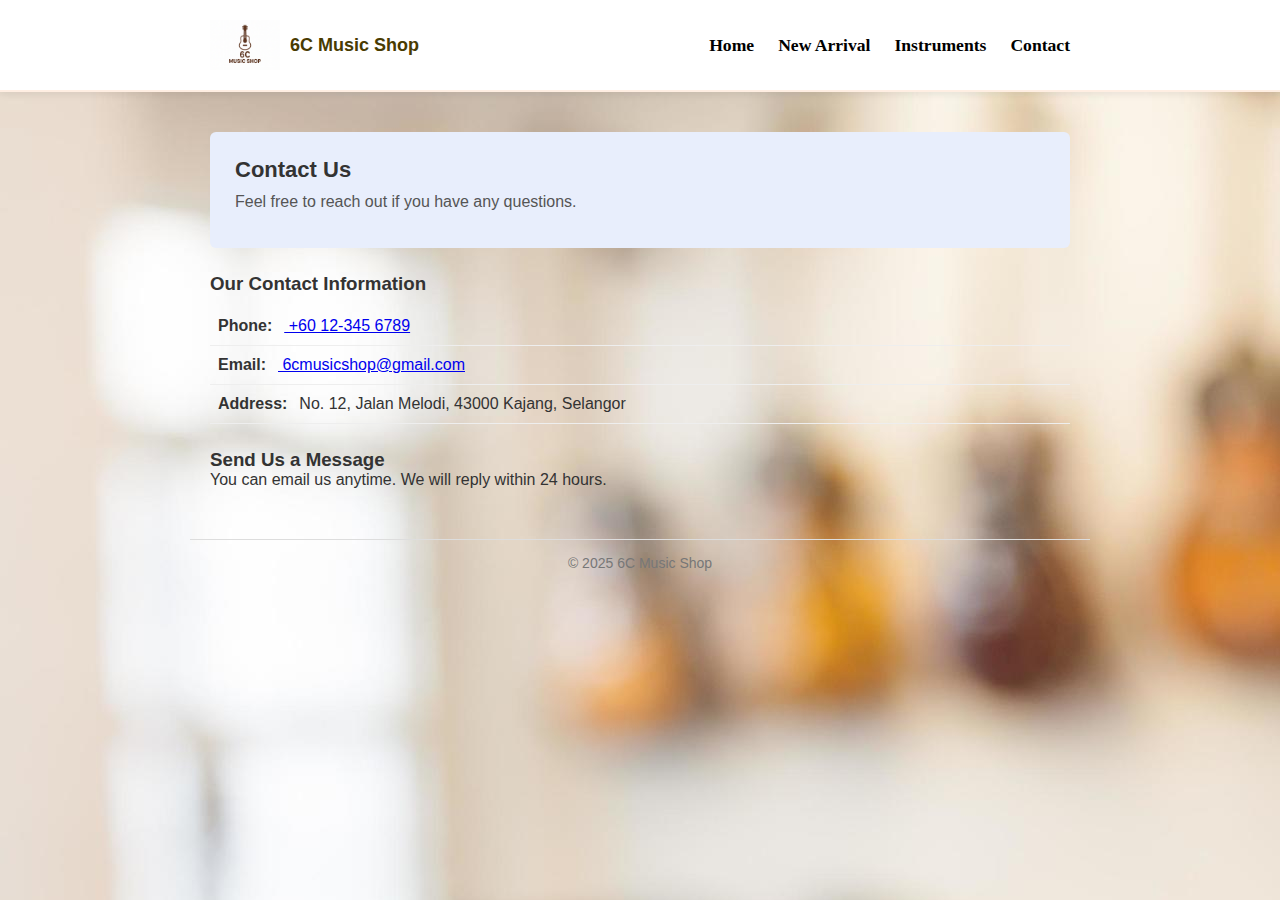
<file: Contact us.html>
<!DOCTYPE html>
<html lang="en">
<head>
    <meta charset="UTF-8">
    <meta name="viewport" content="width=device-width, initial-scale=1.0">
    <title>Contact Us - 6C Music Shop</title>
    <link rel="stylesheet" href="styles.css">
</head>

<body>

    <!-- Header -->
    <header class="site-header">
        <div class="container header-container">
            <div class="logo-section">
                <img src="logo.png" alt="6C Music Shop Logo" class="header-logo">
                <h1 class="logo">6C Music Shop</h1>
            </div>
            <nav class="site-nav">
                <ul>
                    <li><a href="index.html">Home</a></li>
                    <li><a href="NewArrival.html">New Arrival</a></li>
                    <li><a href="Instrument.html">Instruments</a></li>
                    <li><a href="Contact us.html">Contact</a></li>
                </ul>
            </nav>
        </div>
    </header>

    <!-- Main -->
    <main class="container">

        <section class="hero">
            <h2>Contact Us</h2>
            <p>Feel free to reach out if you have any questions.</p>
        </section>

        <section class="list">
            <h3>Our Contact Information</h3>
            <ul class="instrument-list">
                <li><strong>Phone:</strong><a href="tel:+60123456789">&nbsp;+60 12-345 6789</a></li>
                <li><strong>Email:</strong> <a href="mailto:6cmusicshop@gmail.com">&nbsp;6cmusicshop@gmail.com</a></li>
                <li><strong>Address:</strong> No. 12, Jalan Melodi, 43000 Kajang, Selangor</li>
            </ul>
        </section>

        <section class="list">
            <h3>Send Us a Message</h3>
            <p>You can email us anytime. We will reply within 24 hours.</p>
        </section>

    </main>

    <!-- Footer -->
    <footer class="site-footer container">
        <p>&copy; 2025 6C Music Shop</p>
    </footer>

</body>
</html>
</file>
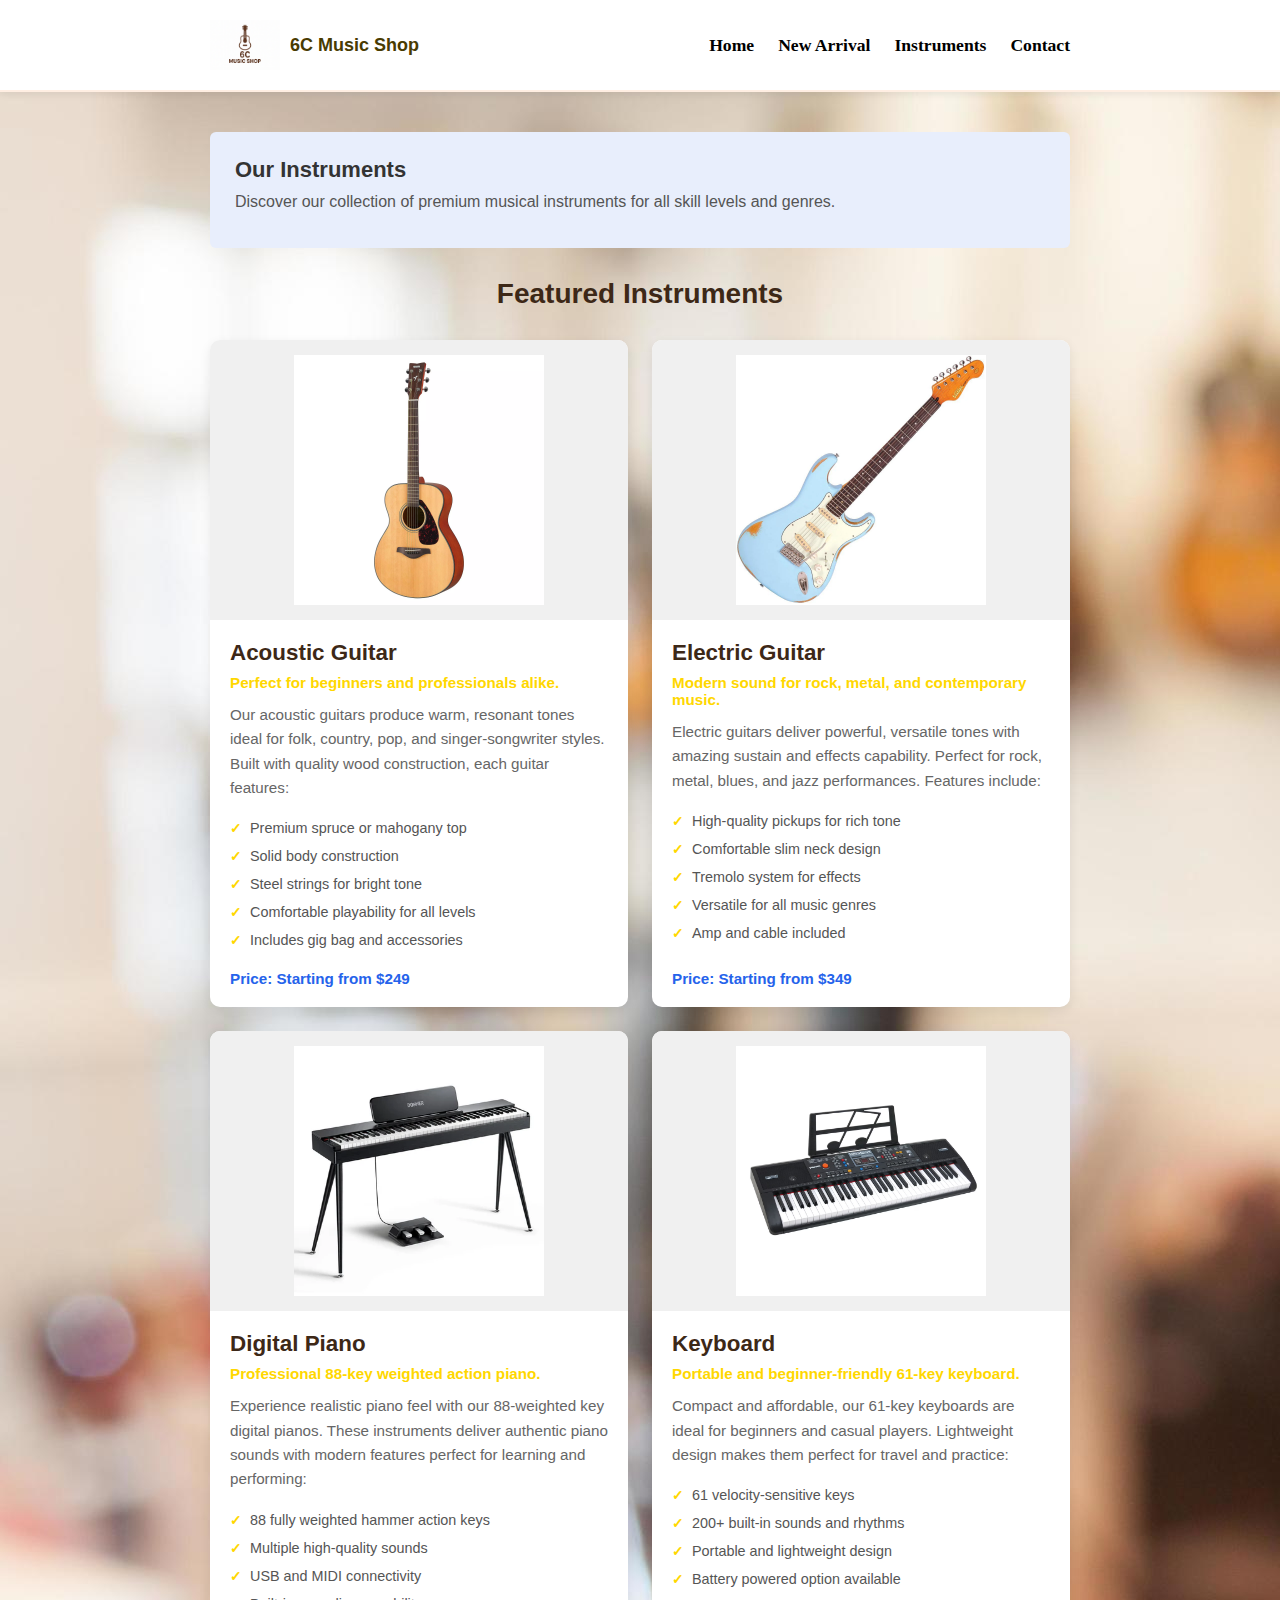
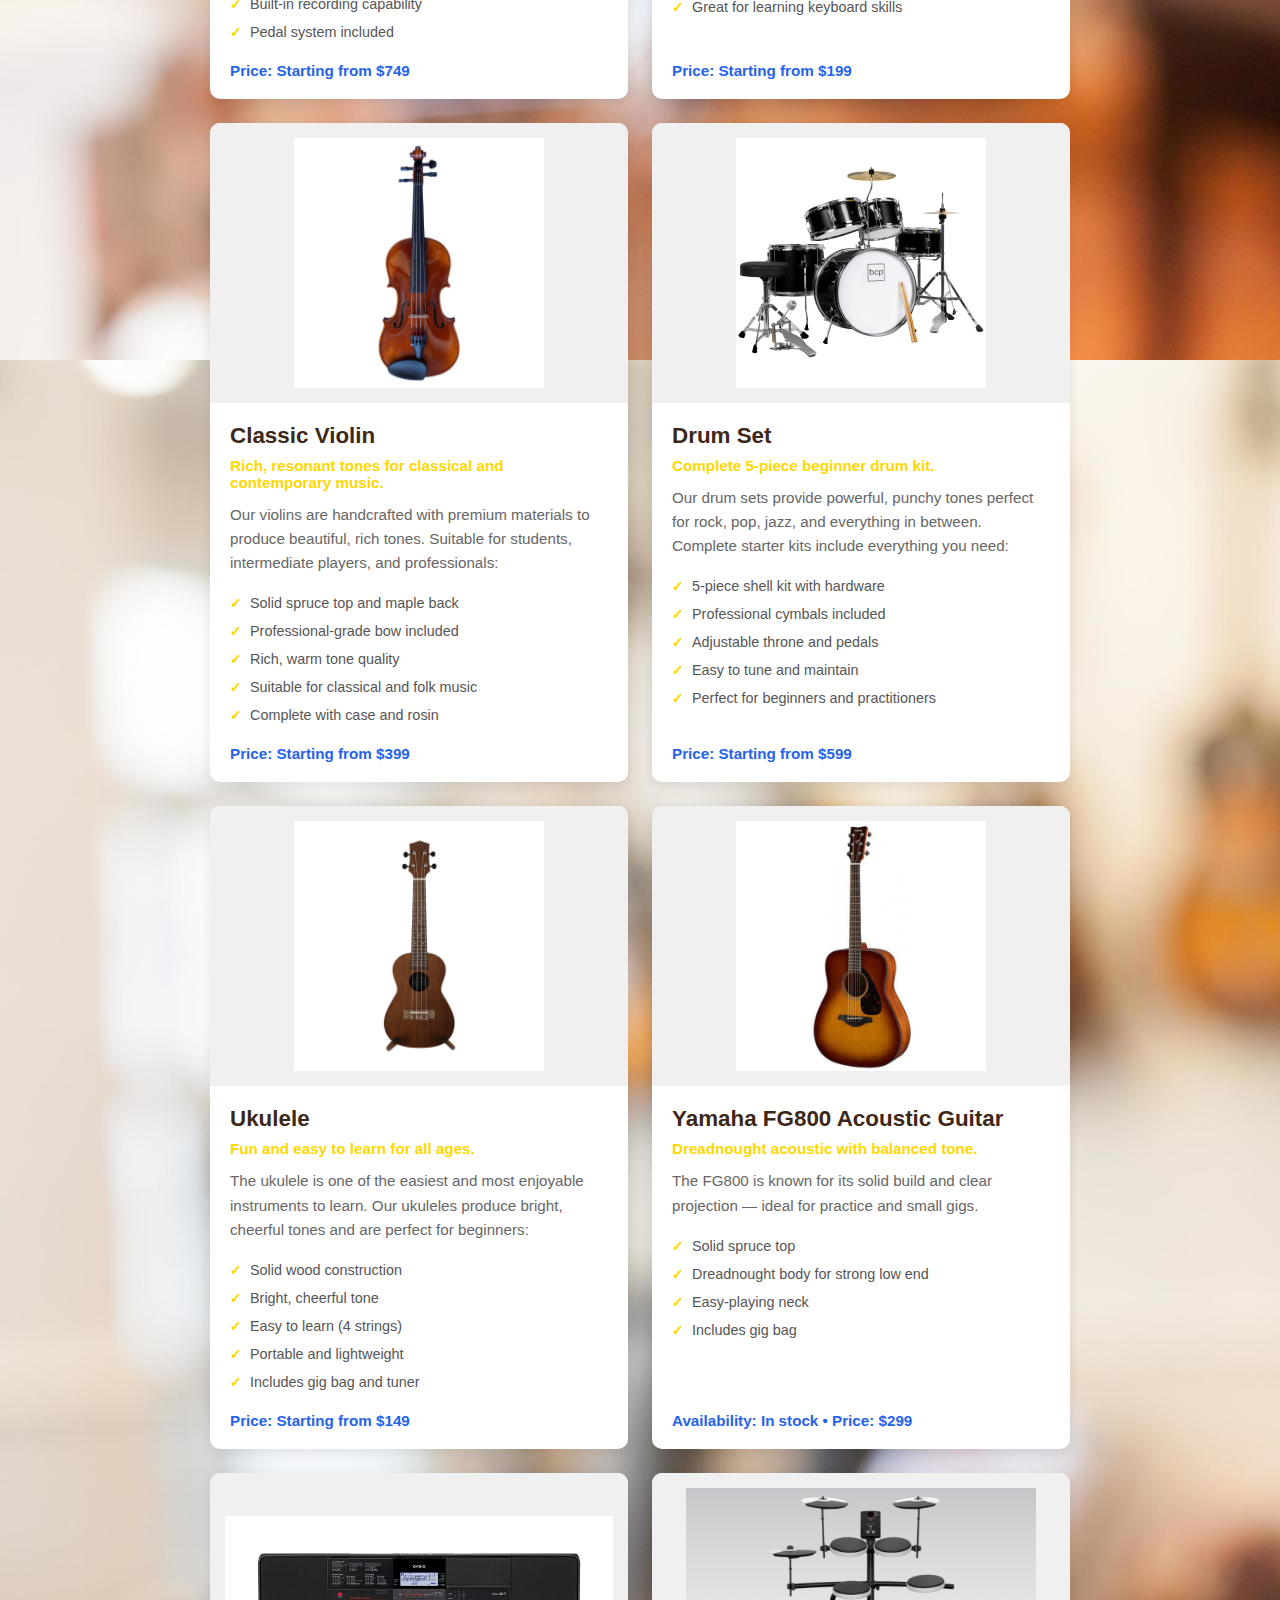
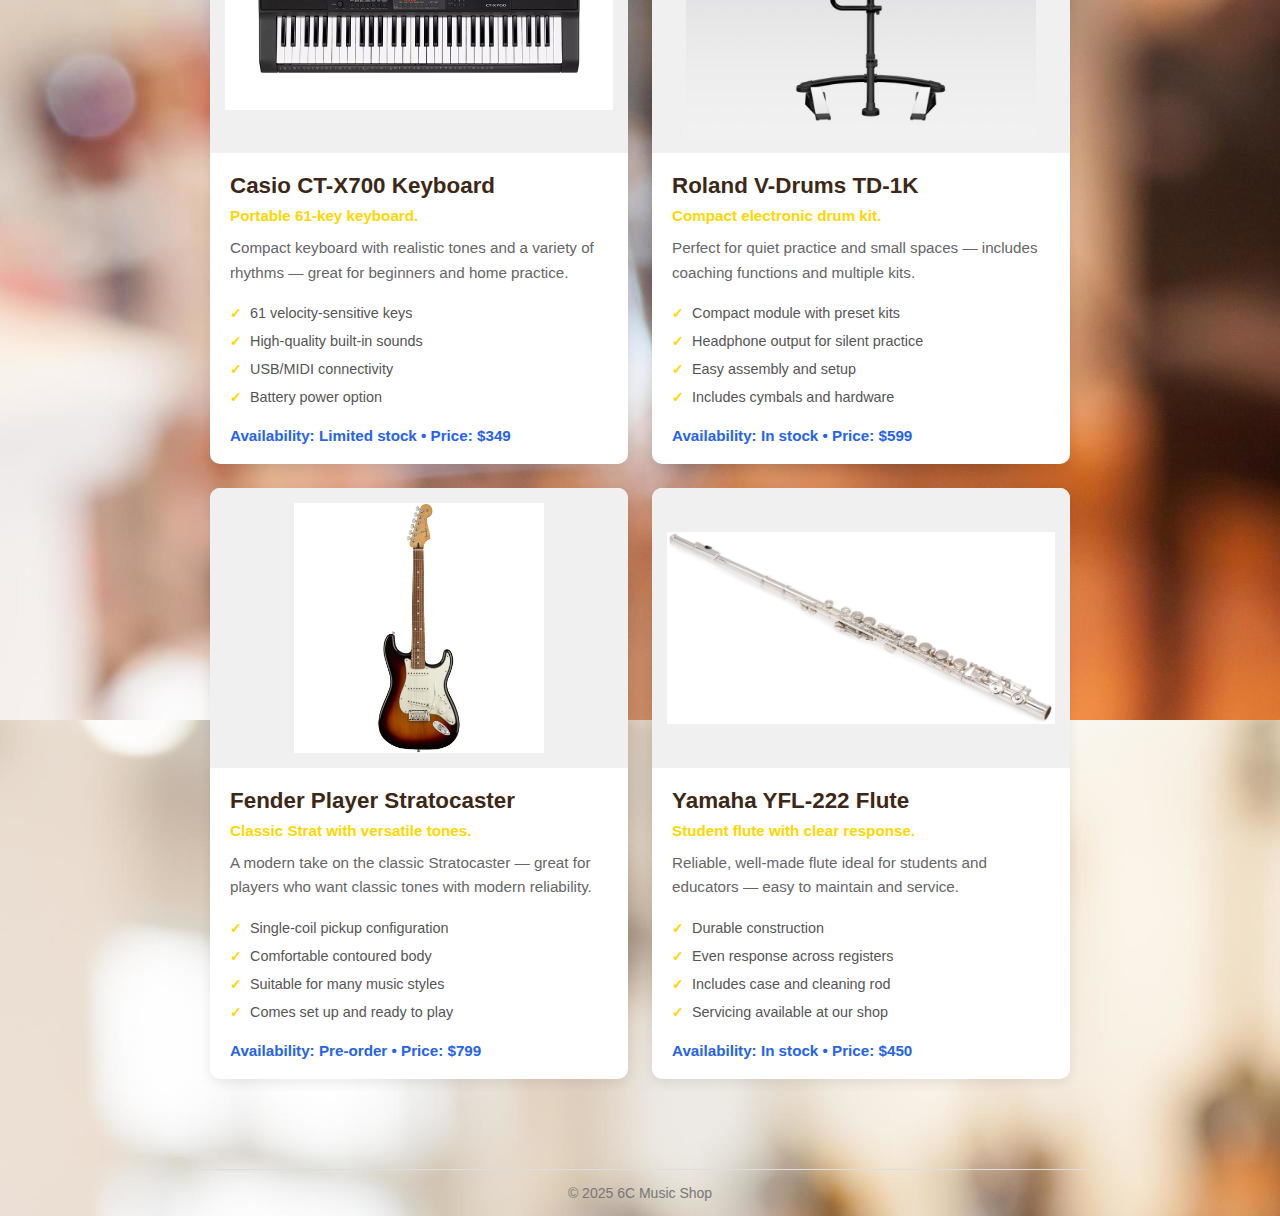
<file: Instrument.html>
<!DOCTYPE html>
<html lang="en">
<head>
    <meta charset="UTF-8">
    <meta name="viewport" content="width=device-width, initial-scale=1.0">
    <title>Instruments - 6C Music Shop</title>
    <link rel="stylesheet" href="styles.css">
</head>

<body>

    <!-- Header -->
    <header class="site-header">
        <div class="container header-container">
            <div class="logo-section">
                <img src="logo.png" alt="6C Music Shop Logo" class="header-logo">
                <h1 class="logo">6C Music Shop</h1>
            </div>
            <nav class="site-nav">
                <ul>
                    <li><a href="index.html">Home</a></li>
                    <li><a href="NewArrival.html">New Arrival</a></li>
                    <li><a href="Instrument.html">Instruments</a></li>
                    <li><a href="Contact us.html">Contact</a></li>
                </ul>
            </nav>
        </div>
    </header>

    <!-- Main -->
    <main class="container">

        <section class="hero">
            <h2>Our Instruments</h2>
            <p>Discover our collection of premium musical instruments for all skill levels and genres.</p>
        </section>

        <section class="instruments-section">
            <h3>Featured Instruments</h3>
            
            <div class="instrument-grid">
                <!-- Acoustic Guitar -->
                <article class="instrument-card">
                    <div class="instrument-image">
                        <img src="Acoustic Guitar.webp" alt="Acoustic Guitar">
                    </div>
                    <div class="instrument-content">
                        <h4>Acoustic Guitar</h4>
                        <p class="instrument-intro">Perfect for beginners and professionals alike.</p>
                        <p class="instrument-description">
                            Our acoustic guitars produce warm, resonant tones ideal for folk, country, pop, and singer-songwriter styles. 
                            Built with quality wood construction, each guitar features:
                        </p>
                        <ul class="instrument-features">
                            <li>Premium spruce or mahogany top</li>
                            <li>Solid body construction</li>
                            <li>Steel strings for bright tone</li>
                            <li>Comfortable playability for all levels</li>
                            <li>Includes gig bag and accessories</li>
                        </ul>
                        <p class="instrument-note"><strong>Price:</strong> Starting from $249</p>
                    </div>
                </article>

                <!-- Electric Guitar -->
                <article class="instrument-card">
                    <div class="instrument-image">
                        <img src="Electric Guitar.webp" alt="Electric Guitar">
                    </div>
                    <div class="instrument-content">
                        <h4>Electric Guitar</h4>
                        <p class="instrument-intro">Modern sound for rock, metal, and contemporary music.</p>
                        <p class="instrument-description">
                            Electric guitars deliver powerful, versatile tones with amazing sustain and effects capability. 
                            Perfect for rock, metal, blues, and jazz performances. Features include:
                        </p>
                        <ul class="instrument-features">
                            <li>High-quality pickups for rich tone</li>
                            <li>Comfortable slim neck design</li>
                            <li>Tremolo system for effects</li>
                            <li>Versatile for all music genres</li>
                            <li>Amp and cable included</li>
                        </ul>
                        <p class="instrument-note"><strong>Price:</strong> Starting from $349</p>
                    </div>
                </article>

                <!-- Digital Piano -->
                <article class="instrument-card">
                    <div class="instrument-image">
                        <img src="Digital Piano.webp" alt="Digital Piano">
                    </div>
                    <div class="instrument-content">
                        <h4>Digital Piano</h4>
                        <p class="instrument-intro">Professional 88-key weighted action piano.</p>
                        <p class="instrument-description">
                            Experience realistic piano feel with our 88-weighted key digital pianos. These instruments deliver authentic 
                            piano sounds with modern features perfect for learning and performing:
                        </p>
                        <ul class="instrument-features">
                            <li>88 fully weighted hammer action keys</li>
                            <li>Multiple high-quality sounds</li>
                            <li>USB and MIDI connectivity</li>
                            <li>Built-in recording capability</li>
                            <li>Pedal system included</li>
                        </ul>
                        <p class="instrument-note"><strong>Price:</strong> Starting from $749</p>
                    </div>
                </article>

                <!-- Keyboard -->
                <article class="instrument-card">
                    <div class="instrument-image">
                        <img src="Portable and beginner-friendly 61-key keyboard.avif" alt="Keyboard">
                    </div>
                    <div class="instrument-content">
                        <h4>Keyboard</h4>
                        <p class="instrument-intro">Portable and beginner-friendly 61-key keyboard.</p>
                        <p class="instrument-description">
                            Compact and affordable, our 61-key keyboards are ideal for beginners and casual players. 
                            Lightweight design makes them perfect for travel and practice:
                        </p>
                        <ul class="instrument-features">
                            <li>61 velocity-sensitive keys</li>
                            <li>200+ built-in sounds and rhythms</li>
                            <li>Portable and lightweight design</li>
                            <li>Battery powered option available</li>
                            <li>Great for learning keyboard skills</li>
                        </ul>
                        <p class="instrument-note"><strong>Price:</strong> Starting from $199</p>
                    </div>
                </article>

                <!-- Violin -->
                <article class="instrument-card">
                    <div class="instrument-image">
                        <img src="Violin.webp" alt="Violin">
                    </div>
                    <div class="instrument-content">
                        <h4>Classic Violin</h4>
                        <p class="instrument-intro">Rich, resonant tones for classical and contemporary music.</p>
                        <p class="instrument-description">
                            Our violins are handcrafted with premium materials to produce beautiful, rich tones. 
                            Suitable for students, intermediate players, and professionals:
                        </p>
                        <ul class="instrument-features">
                            <li>Solid spruce top and maple back</li>
                            <li>Professional-grade bow included</li>
                            <li>Rich, warm tone quality</li>
                            <li>Suitable for classical and folk music</li>
                            <li>Complete with case and rosin</li>
                        </ul>
                        <p class="instrument-note"><strong>Price:</strong> Starting from $399</p>
                    </div>
                </article>

                <!-- Drum Set -->
                <article class="instrument-card">
                    <div class="instrument-image">
                        <img src="Drum Set.jpg" alt="Drum Set">
                    </div>
                    <div class="instrument-content">
                        <h4>Drum Set</h4>
                        <p class="instrument-intro">Complete 5-piece beginner drum kit.</p>
                        <p class="instrument-description">
                            Our drum sets provide powerful, punchy tones perfect for rock, pop, jazz, and everything in between. 
                            Complete starter kits include everything you need:
                        </p>
                        <ul class="instrument-features">
                            <li>5-piece shell kit with hardware</li>
                            <li>Professional cymbals included</li>
                            <li>Adjustable throne and pedals</li>
                            <li>Easy to tune and maintain</li>
                            <li>Perfect for beginners and practitioners</li>
                        </ul>
                        <p class="instrument-note"><strong>Price:</strong> Starting from $599</p>
                    </div>
                </article>

                <!-- Ukulele -->
                <article class="instrument-card">
                    <div class="instrument-image">
                        <img src="ukulele.webp" alt="Ukulele">
                    </div>
                    <div class="instrument-content">
                        <h4>Ukulele</h4>
                        <p class="instrument-intro">Fun and easy to learn for all ages.</p>
                        <p class="instrument-description">
                            The ukulele is one of the easiest and most enjoyable instruments to learn. Our ukuleles produce 
                            bright, cheerful tones and are perfect for beginners:
                        </p>
                        <ul class="instrument-features">
                            <li>Solid wood construction</li>
                            <li>Bright, cheerful tone</li>
                            <li>Easy to learn (4 strings)</li>
                            <li>Portable and lightweight</li>
                            <li>Includes gig bag and tuner</li>
                        </ul>
                        <p class="instrument-note"><strong>Price:</strong> Starting from $149</p>
                    </div>
                </article>
                
                <!-- Yamaha FG800 (from Menu) -->
                <article class="instrument-card">
                    <div class="instrument-image">
                        <img src="Yamaha-FG800.jpg" alt="Yamaha FG800 Acoustic Guitar">
                    </div>
                    <div class="instrument-content">
                        <h4>Yamaha FG800 Acoustic Guitar</h4>
                        <p class="instrument-intro">Dreadnought acoustic with balanced tone.</p>
                        <p class="instrument-description">The FG800 is known for its solid build and clear projection — ideal for practice and small gigs.</p>
                        <ul class="instrument-features">
                            <li>Solid spruce top</li>
                            <li>Dreadnought body for strong low end</li>
                            <li>Easy-playing neck</li>
                            <li>Includes gig bag</li>
                        </ul>
                        <p class="instrument-note"><strong>Availability:</strong> In stock • <strong>Price:</strong> $299</p>
                    </div>
                </article>

                <!-- Casio CT-X700 (from Menu) -->
                <article class="instrument-card">
                    <div class="instrument-image">
                        <img src="CT-X700 keyboard.avif" alt="Casio CT-X700 Keyboard">
                    </div>
                    <div class="instrument-content">
                        <h4>Casio CT-X700 Keyboard</h4>
                        <p class="instrument-intro">Portable 61-key keyboard.</p>
                        <p class="instrument-description">Compact keyboard with realistic tones and a variety of rhythms — great for beginners and home practice.</p>
                        <ul class="instrument-features">
                            <li>61 velocity-sensitive keys</li>
                            <li>High-quality built-in sounds</li>
                            <li>USB/MIDI connectivity</li>
                            <li>Battery power option</li>
                        </ul>
                        <p class="instrument-note"><strong>Availability:</strong> Limited stock • <strong>Price:</strong> $349</p>
                    </div>
                </article>

                <!-- Roland V-Drums TD-1K (from Menu) -->
                <article class="instrument-card">
                    <div class="instrument-image">
                        <img src="Roland V-Drums TD-1K.jpg" alt="Roland V-Drums TD-1K">
                    </div>
                    <div class="instrument-content">
                        <h4>Roland V-Drums TD-1K</h4>
                        <p class="instrument-intro">Compact electronic drum kit.</p>
                        <p class="instrument-description">Perfect for quiet practice and small spaces — includes coaching functions and multiple kits.</p>
                        <ul class="instrument-features">
                            <li>Compact module with preset kits</li>
                            <li>Headphone output for silent practice</li>
                            <li>Easy assembly and setup</li>
                            <li>Includes cymbals and hardware</li>
                        </ul>
                        <p class="instrument-note"><strong>Availability:</strong> In stock • <strong>Price:</strong> $599</p>
                    </div>
                </article>

                <!-- Fender Player Stratocaster (from Menu) -->
                <article class="instrument-card">
                    <div class="instrument-image">
                        <img src="Fender Player Stratocaster.jpg" alt="Fender Player Stratocaster">
                    </div>
                    <div class="instrument-content">
                        <h4>Fender Player Stratocaster</h4>
                        <p class="instrument-intro">Classic Strat with versatile tones.</p>
                        <p class="instrument-description">A modern take on the classic Stratocaster — great for players who want classic tones with modern reliability.</p>
                        <ul class="instrument-features">
                            <li>Single-coil pickup configuration</li>
                            <li>Comfortable contoured body</li>
                            <li>Suitable for many music styles</li>
                            <li>Comes set up and ready to play</li>
                        </ul>
                        <p class="instrument-note"><strong>Availability:</strong> Pre-order • <strong>Price:</strong> $799</p>
                    </div>
                </article>

                <!-- Yamaha YFL-222 Flute (from Menu) -->
                <article class="instrument-card">
                    <div class="instrument-image">
                        <img src="Yamaha YFL-222 Flute.jpg" alt="Yamaha YFL-222 Flute">
                    </div>
                    <div class="instrument-content">
                        <h4>Yamaha YFL-222 Flute</h4>
                        <p class="instrument-intro">Student flute with clear response.</p>
                        <p class="instrument-description">Reliable, well-made flute ideal for students and educators — easy to maintain and service.</p>
                        <ul class="instrument-features">
                            <li>Durable construction</li>
                            <li>Even response across registers</li>
                            <li>Includes case and cleaning rod</li>
                            <li>Servicing available at our shop</li>
                        </ul>
                        <p class="instrument-note"><strong>Availability:</strong> In stock • <strong>Price:</strong> $450</p>
                    </div>
                </article>
            </div>
        </section>

    </main>

    <!-- Footer -->
    <footer class="site-footer container">
        <p>&copy; 2025 6C Music Shop</p>
    </footer>

</body>
</html>
</file>
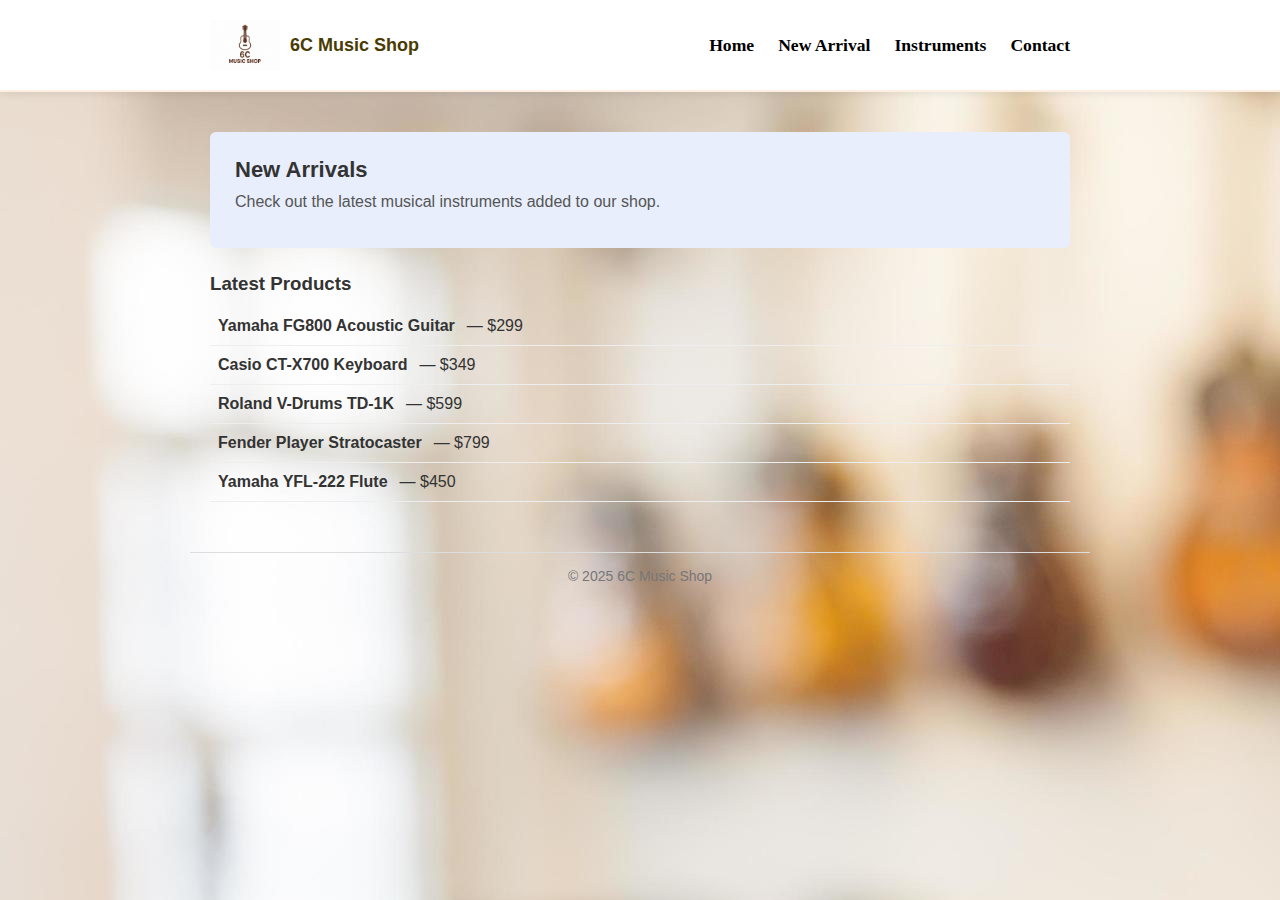
<file: Menu.html>
<!DOCTYPE html>
<html lang="en">
<head>
    <meta charset="UTF-8">
    <meta name="viewport" content="width=device-width, initial-scale=1.0">
    <title>New Arrival - 6C Music Shop</title>
    <link rel="stylesheet" href="styles.css">
</head>

<body>

    <!-- Header -->
    <header class="site-header">
        <div class="container header-container">
            <div class="logo-section">
                <img src="logo.png" alt="6C Music Shop Logo" class="header-logo">
                <h1 class="logo">6C Music Shop</h1>
            </div>
            <nav class="site-nav">
                <ul>
                    <li><a href="index.html">Home</a></li>
                    <li><a href="Menu.html">New Arrival</a></li>
                    <li><a href="Instrument.html">Instruments</a></li>
                    <li><a href="Contact us.html">Contact</a></li>
                </ul>
            </nav>
        </div>
    </header>

    <!-- Main content -->
    <main class="container">

        <section class="hero">
            <h2>New Arrivals</h2>
            <p>Check out the latest musical instruments added to our shop.</p>
        </section>

        <section class="list">
            <h3>Latest Products</h3>
            <ul class="instrument-list">
                <li><strong>Yamaha FG800 Acoustic Guitar</strong> — $299</li>
                <li><strong>Casio CT-X700 Keyboard</strong> — $349</li>
                <li><strong>Roland V-Drums TD-1K</strong> — $599</li>
                <li><strong>Fender Player Stratocaster</strong> — $799</li>
                <li><strong>Yamaha YFL-222 Flute</strong> — $450</li>
            </ul>
        </section>

    </main>

    <!-- Footer -->
    <footer class="site-footer container">
        <p>&copy; 2025 6C Music Shop</p>
    </footer>

</body>
</html>
</file>
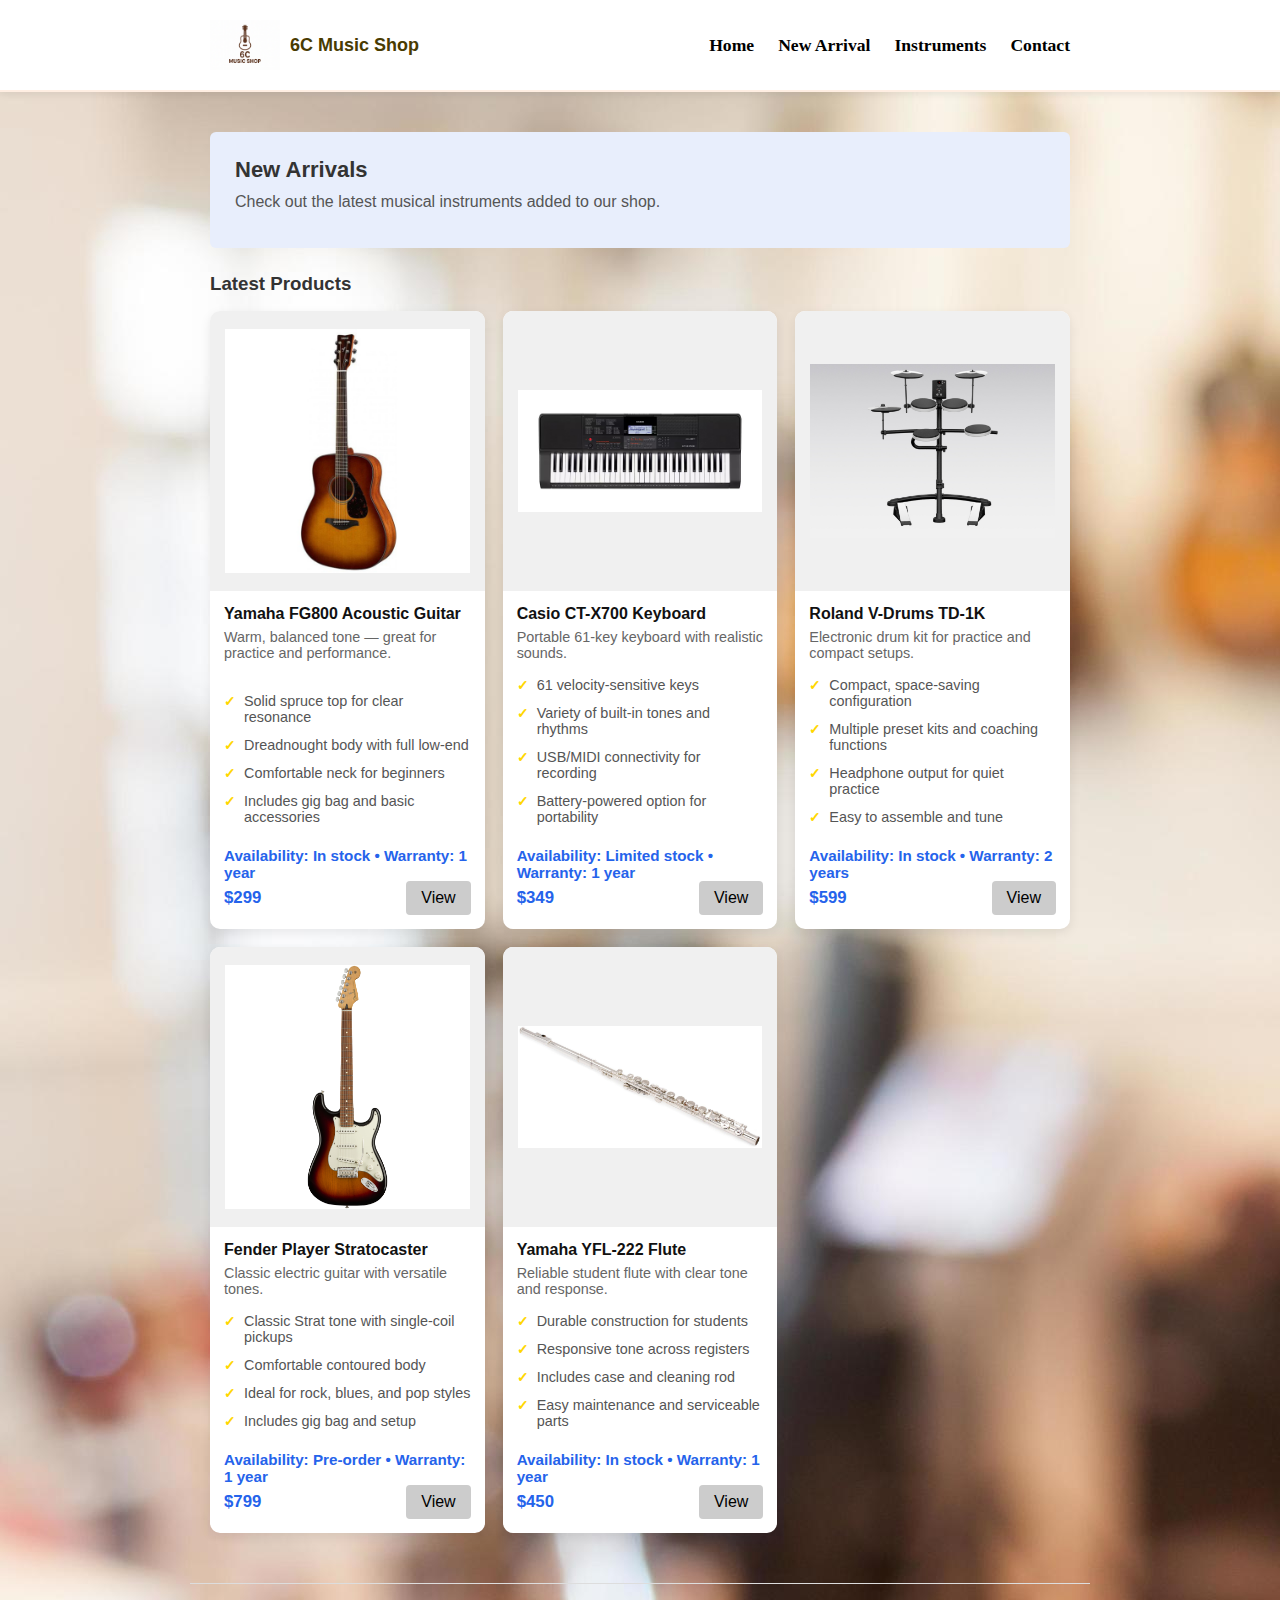
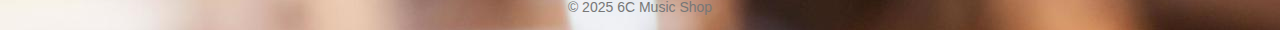
<file: NewArrival.html>
<!DOCTYPE html>
<html lang="en">
<head>
    <meta charset="UTF-8">
    <meta name="viewport" content="width=device-width, initial-scale=1.0">
    <title>New Arrival - 6C Music Shop</title>
    <link rel="stylesheet" href="styles.css">
</head>

<body>

    <!-- Header -->
    <header class="site-header">
        <div class="container header-container">
            <div class="logo-section">
                <img src="logo.png" alt="6C Music Shop Logo" class="header-logo">
                <h1 class="logo">6C Music Shop</h1>
            </div>
            <nav class="site-nav">
                <ul>
                    <li><a href="index.html">Home</a></li>
                    <li><a href="NewArrival.html">New Arrival</a></li>
                    <li><a href="Instrument.html">Instruments</a></li>
                    <li><a href="Contact us.html">Contact</a></li>
                </ul>
            </nav>
        </div>
    </header>

    <!-- Main content -->
    <main class="container">

        <section class="hero">
            <h2>New Arrivals</h2>
            <p>Check out the latest musical instruments added to our shop.</p>
        </section>

        <section class="list">
            <h3>Latest Products</h3>

            <div class="product-grid">
                <article class="product-card">
                    <div class="instrument-image">
                        <img src="Yamaha-FG800.jpg" alt="Yamaha FG800 Acoustic Guitar">
                    </div>
                    <div class="product-info">
                        <h4>Yamaha FG800 Acoustic Guitar</h4>
                        <p class="product-desc">Warm, balanced tone — great for practice and performance.</p>
                        <ul class="instrument-features">
                            <li>Solid spruce top for clear resonance</li>
                            <li>Dreadnought body with full low-end</li>
                            <li>Comfortable neck for beginners</li>
                            <li>Includes gig bag and basic accessories</li>
                        </ul>
                        <p class="instrument-note">Availability: In stock • Warranty: 1 year</p>
                        <div class="product-footer">
                            <span class="price">$299</span>
                            <a class="btn small" href="Instrument.html">View</a>
                        </div>
                    </div>
                </article>

                <article class="product-card">
                    <div class="instrument-image">
                        <img src="CT-X700 keyboard.avif" alt="Casio CT-X700 Keyboard">
                    </div>
                    <div class="product-info">
                        <h4>Casio CT-X700 Keyboard</h4>
                        <p class="product-desc">Portable 61-key keyboard with realistic sounds.</p>
                        <ul class="instrument-features">
                            <li>61 velocity-sensitive keys</li>
                            <li>Variety of built-in tones and rhythms</li>
                            <li>USB/MIDI connectivity for recording</li>
                            <li>Battery-powered option for portability</li>
                        </ul>
                        <p class="instrument-note">Availability: Limited stock • Warranty: 1 year</p>
                        <div class="product-footer">
                            <span class="price">$349</span>
                            <a class="btn small" href="Instrument.html">View</a>
                        </div>
                    </div>
                </article>

                <article class="product-card">
                    <div class="instrument-image">
                        <img src="Roland V-Drums TD-1K.jpg" alt="Roland V-Drums TD-1K">
                    </div>
                    <div class="product-info">
                        <h4>Roland V-Drums TD-1K</h4>
                        <p class="product-desc">Electronic drum kit for practice and compact setups.</p>
                        <ul class="instrument-features">
                            <li>Compact, space-saving configuration</li>
                            <li>Multiple preset kits and coaching functions</li>
                            <li>Headphone output for quiet practice</li>
                            <li>Easy to assemble and tune</li>
                        </ul>
                        <p class="instrument-note">Availability: In stock • Warranty: 2 years</p>
                        <div class="product-footer">
                            <span class="price">$599</span>
                            <a class="btn small" href="Instrument.html">View</a>
                        </div>
                    </div>
                </article>

                <article class="product-card">
                    <div class="instrument-image">
                        <img src="Fender Player Stratocaster.jpg" alt="Fender Player Stratocaster">
                    </div>
                    <div class="product-info">
                        <h4>Fender Player Stratocaster</h4>
                        <p class="product-desc">Classic electric guitar with versatile tones.</p>
                        <ul class="instrument-features">
                            <li>Classic Strat tone with single-coil pickups</li>
                            <li>Comfortable contoured body</li>
                            <li>Ideal for rock, blues, and pop styles</li>
                            <li>Includes gig bag and setup</li>
                        </ul>
                        <p class="instrument-note">Availability: Pre-order • Warranty: 1 year</p>
                        <div class="product-footer">
                            <span class="price">$799</span>
                            <a class="btn small" href="Instrument.html">View</a>
                        </div>
                    </div>
                </article>

                <article class="product-card">
                    <div class="instrument-image">
                        <img src="Yamaha YFL-222 Flute.jpg" alt="Yamaha YFL-222 Flute">
                    </div>
                    <div class="product-info">
                        <h4>Yamaha YFL-222 Flute</h4>
                        <p class="product-desc">Reliable student flute with clear tone and response.</p>
                        <ul class="instrument-features">
                            <li>Durable construction for students</li>
                            <li>Responsive tone across registers</li>
                            <li>Includes case and cleaning rod</li>
                            <li>Easy maintenance and serviceable parts</li>
                        </ul>
                        <p class="instrument-note">Availability: In stock • Warranty: 1 year</p>
                        <div class="product-footer">
                            <span class="price">$450</span>
                            <a class="btn small" href="Instrument.html">View</a>
                        </div>
                    </div>
                </article>
            </div>
        </section>

    </main>

    <!-- Footer -->
    <footer class="site-footer container">
        <p>&copy; 2025 6C Music Shop</p>
    </footer>

</body>
</html>
</file>
<file: styles.css>
* {
  margin: 0;
  padding: 0;
  box-sizing: border-box;
}

/* Page setup */
body {
  font-family: Arial, sans-serif;
  background: #f5f5f5;
  color: #333;
  background-image: url(Background\ 1\ .jpg);
}

/* Wrapper */
.container {
  width: 90%;
  max-width: 900px;
  margin: 0 auto;
  padding: 20px;
}

/* Header */
.site-header {
  background: #ffffff;
  padding: 0;
  border-bottom: 2px solid #ffeee2;
  box-shadow: 0 2px 8px rgba(0,0,0,0.08);
}

.header-container {
  display: flex;
  justify-content: space-between;
  align-items: center;
  gap: 20px;
}

.logo-section {
  display: flex;
  align-items: center;
  gap: 10px;
  flex-shrink: 0;
}

.header-logo {
  width: 70px;
  height: 50px;
  vertical-align: middle;
  display: inline-block;
}

.logo {
  font-size: 18px;
  font-weight: 700;
  margin: 0;
  color: #493b01;
}

/* Navigation */
.site-nav {
  display: flex;
  justify-content: flex-end;
}

.site-nav ul {
  list-style: none;
  display: flex;
  gap: 24px;
}

.site-nav a {
  text-decoration: none;
  color: #000000;
  font-weight: bold;
  font-family: Georgia, 'Times New Roman', serif;
  font-size: 1.1rem;
  padding: 6px 0;
  border-bottom: 2px solid transparent;
  transition: all 0.3s ease;
}

.site-nav a:hover {
  color: #ffd700;
  border-bottom-color: #ffd700;
}

/* Hero / Banner Section */
.hero {
  background: #e8eefc;
  padding: 25px;
  margin-top: 20px;
  border-radius: 6px;
}

.hero h2 {
  font-size: 22px;
  margin-bottom: 10px;
}

.hero p {
  color: #555;
  margin-bottom: 12px;
}

.hero-image {
  width: 100%;
  max-height: 280px;
  border-radius: 8px;
  margin-top: 12px;
  object-fit: cover;
}

/* Buttons */
.btn {
  padding: 8px 15px;
  background: #ccc;
  text-decoration: none;
  color: #000;
  border-radius: 4px;
  display: inline-block;
}

.btn.primary {
  background: #2563eb;
  color: #fff;
}

.btn.primary:hover {
  background: #1d4ed8;
}

/* Promotional Banners */
.promo-section {
  display: grid;
  grid-template-columns: 1fr 1fr;
  gap: 16px;
  margin: 18px 0;
}

.promo-banner {
  background: linear-gradient(135deg, #1a1a1a 0%, #2d2d2d 100%);
  border-radius: 10px;
  padding: 20px;
  color: #fff;
  box-shadow: 0 8px 20px rgba(0,0,0,0.3);
}

.promo-inner {
  display: flex;
  align-items: center;
  justify-content: space-between;
  gap: 12px;
}

.promo-content h3 {
  font-size: 22px;
  margin-bottom: 6px;
}

.promo-content p {
  margin-bottom: 12px;
  font-size: 0.95rem;
}

.promo-highlight {
  font-weight: 700;
  font-size: 1.1rem;
  color: #ffd700;
}

.promo-banner .btn.primary {
  background: #fff;
  color: #2563eb;
  font-weight: 700;
}

.promo-banner .btn.primary:hover {
  background: #f0f0f0;
}

.promo-image {
  width: 140px;
  height: 100px;
  border-radius: 8px;
  object-fit: cover;
  opacity: 0.9;
  flex-shrink: 0;
}

/* Lists */
.list {
  margin-top: 25px;
}

.section-header {
  display: flex;
  justify-content: center;
  align-items: center;
  margin-bottom: 18px;
}

.section-header h3 {
  font-size: 26px;
  font-weight: 700;
  color: #3d2817;
}

.filter-form {
  display: flex;
  align-items: center;
  gap: 10px;
}

.filter-form label {
  font-weight: 600;
  color: #333;
}

.filter-form select {
  padding: 8px 12px;
  border: 1px solid #ddd;
  border-radius: 6px;
  font-size: 0.95rem;
  background: #fff;
  cursor: pointer;
}

.product-grid {
  display: grid;
  grid-template-columns: repeat(3, 1fr);
  gap: 18px;
  margin-top: 16px;
}

.product-card {
  background: #fff;
  border-radius: 10px;
  overflow: hidden;
  box-shadow: 0 4px 12px rgba(0,0,0,0.08);
  display: flex;
  flex-direction: column;
}

.product-image-placeholder {
  width: 100%;
  height: 240px;
  background: #f0f0f0;
  display: flex;
  align-items: center;
  justify-content: center;
  position: relative;
  overflow: visible;
}

.product-image-placeholder img {
  width: 100%;
  height: 100%;
  object-fit: contain;
  padding: 10px;
}

.placeholder-text {
  position: absolute;
  background: rgba(0,0,0,0.6);
  color: #fff;
  padding: 6px 10px;
  border-radius: 4px;
  font-size: 0.85rem;
  font-weight: 600;
  pointer-events: none;
}

.product-info {
  padding: 14px;
  flex: 1;
  display: flex;
  flex-direction: column;
}

.product-card h4 {
  font-size: 1rem;
  margin-bottom: 6px;
  color: #111;
}

.product-desc {
  color: #666;
  font-size: 0.9rem;
  margin-bottom: 10px;
  flex: 1;
}

.product-footer {
  display: flex;
  justify-content: space-between;
  align-items: center;
  margin-top: auto;
}

.price {
  font-weight: 700;
  color: #2563eb;
  font-size: 1.05rem;
}

/* Instruments Section */
.instruments-section {
  margin-top: 30px;
  margin-bottom: 40px;
}

.instruments-section h3 {
  text-align: center;
  font-size: 28px;
  font-weight: 700;
  color: #3d2817;
  margin-bottom: 30px;
}

.instrument-grid {
  display: grid;
  grid-template-columns: repeat(2, 1fr);
  gap: 24px;
}

.instrument-card {
  background: #fff;
  border-radius: 10px;
  overflow: hidden;
  box-shadow: 0 4px 12px rgba(0,0,0,0.08);
  display: flex;
  flex-direction: column;
  /* keep static appearance on hover */
}

.instrument-card:hover {
  /* no transform or size change on hover to avoid growing effect */
  box-shadow: 0 4px 12px rgba(0,0,0,0.08);
  transform: none;
}

.instrument-image {
  width: 100%;
  height: 280px;
  background: #f0f0f0;
  display: flex;
  align-items: center;
  justify-content: center;
  overflow: hidden;
}

.instrument-image img {
  width: 100%;
  height: 100%;
  object-fit: contain;
  padding: 15px;
}

.instrument-content {
  padding: 20px;
  flex: 1;
  display: flex;
  flex-direction: column;
}

.instrument-content h4 {
  font-size: 1.4rem;
  font-weight: 700;
  color: #3d2817;
  margin-bottom: 8px;
}

.instrument-intro {
  font-size: 0.95rem;
  color: #ffd700;
  font-weight: 600;
  margin-bottom: 12px;
}

.instrument-description {
  color: #666;
  font-size: 0.95rem;
  line-height: 1.6;
  margin-bottom: 14px;
}

.instrument-features {
  list-style: none;
  margin-bottom: 16px;
  flex: 1;
}

.instrument-features li {
  color: #555;
  font-size: 0.9rem;
  padding: 6px 0;
  padding-left: 20px;
  position: relative;
}

.instrument-features li:before {
  content: "✓";
  position: absolute;
  left: 0;
  color: #ffd700;
  font-weight: bold;
}

.instrument-note {
  color: #2563eb;
  font-size: 0.95rem;
  font-weight: 600;
  margin-top: auto;
}

.instrument-list {
  list-style: none;
  margin-top: 12px;
  padding: 0;
}

.instrument-list li {
  display: flex;
  align-items: center;
  gap: 12px;
  padding: 10px 8px;
  border-bottom: 1px solid #eee;
}

.instrument-list .thumb {
  width: 120px;
  height: 80px;
  object-fit: cover;
  border-radius: 6px;
  flex-shrink: 0;
}

.instrument-list .item-text {
  font-size: 1rem;
  color: #222;
}

/* Responsive */
@media (max-width: 820px) {
  .instrument-grid {
    grid-template-columns: 1fr;
  }
}

@media (max-width: 600px) {
  .instruments-section h3 {
    font-size: 22px;
  }

  .instrument-image {
    height: 220px;
  }

  .instrument-content h4 {
    font-size: 1.2rem;
  }

  .instrument-description {
    font-size: 0.9rem;
  }
  .instrument-list li {
    flex-direction: column;
    align-items: flex-start;
  }

  .instrument-list .thumb {
    width: 100%;
    height: auto;
  }
}

/* Testimonials Section */
.testimonials-section {
  margin: 40px 0;
  padding: 30px 0;
}

.testimonials-title {
  text-align: center;
  font-size: 28px;
  font-weight: 700;
  color: #3d2817;
  margin-bottom: 30px;
}

.testimonials-grid {
  display: grid;
  grid-template-columns: repeat(2, 1fr);
  gap: 20px;
}

.testimonial-card {
  background: #fff;
  border-radius: 10px;
  padding: 20px;
  box-shadow: 0 4px 12px rgba(0,0,0,0.08);
  border-left: 4px solid #ffd700;
  /* keep static appearance on hover */
}

.testimonial-card:hover {
  /* no transform or size change on hover to avoid growing effect */
  box-shadow: 0 4px 12px rgba(0,0,0,0.08);
  transform: none;
}

.testimonial-heading {
  font-size: 1.1rem;
  font-weight: 700;
  color: #3d2817;
  margin-bottom: 12px;
}

.testimonial-text {
  color: #666;
  font-size: 0.95rem;
  line-height: 1.6;
  margin-bottom: 14px;
}

.testimonial-stars {
  color: #ffd700;
  font-size: 1.1rem;
  letter-spacing: 2px;
}

/* HTML5 video styling for testimonials (placeholder 'nah.mp4') */
.testimonial-video-player{
  width:100%;
  height:200px;
  background:#000;
  border-radius:8px;
  display:block;
  margin-bottom:12px;
  object-fit:cover;
}

/* Footer */
.site-footer {
  text-align: center;
  padding: 15px 0;
  font-size: 14px;
  color: #777;
  margin-top: 30px;
  border-top: 1px solid #ddd;
}

/* Mobile responsive */
@media (max-width: 600px) {
  .site-nav ul {
    flex-direction: column;
    gap: 8px;
  }
  
  .hero h2 {
    font-size: 18px;
  }

  .promo-section {
    grid-template-columns: 1fr;
  }

  .promo-inner {
    flex-direction: column;
  }

  .promo-image {
    width: 100%;
    height: auto;
  }

  .section-header {
    flex-direction: column;
    align-items: flex-start;
    gap: 10px;
  }

  .product-grid {
    grid-template-columns: 1fr;
  }

  .testimonials-grid {
    grid-template-columns: 1fr;
  }

  .testimonials-title {
    font-size: 22px;
  }
}
</file>
